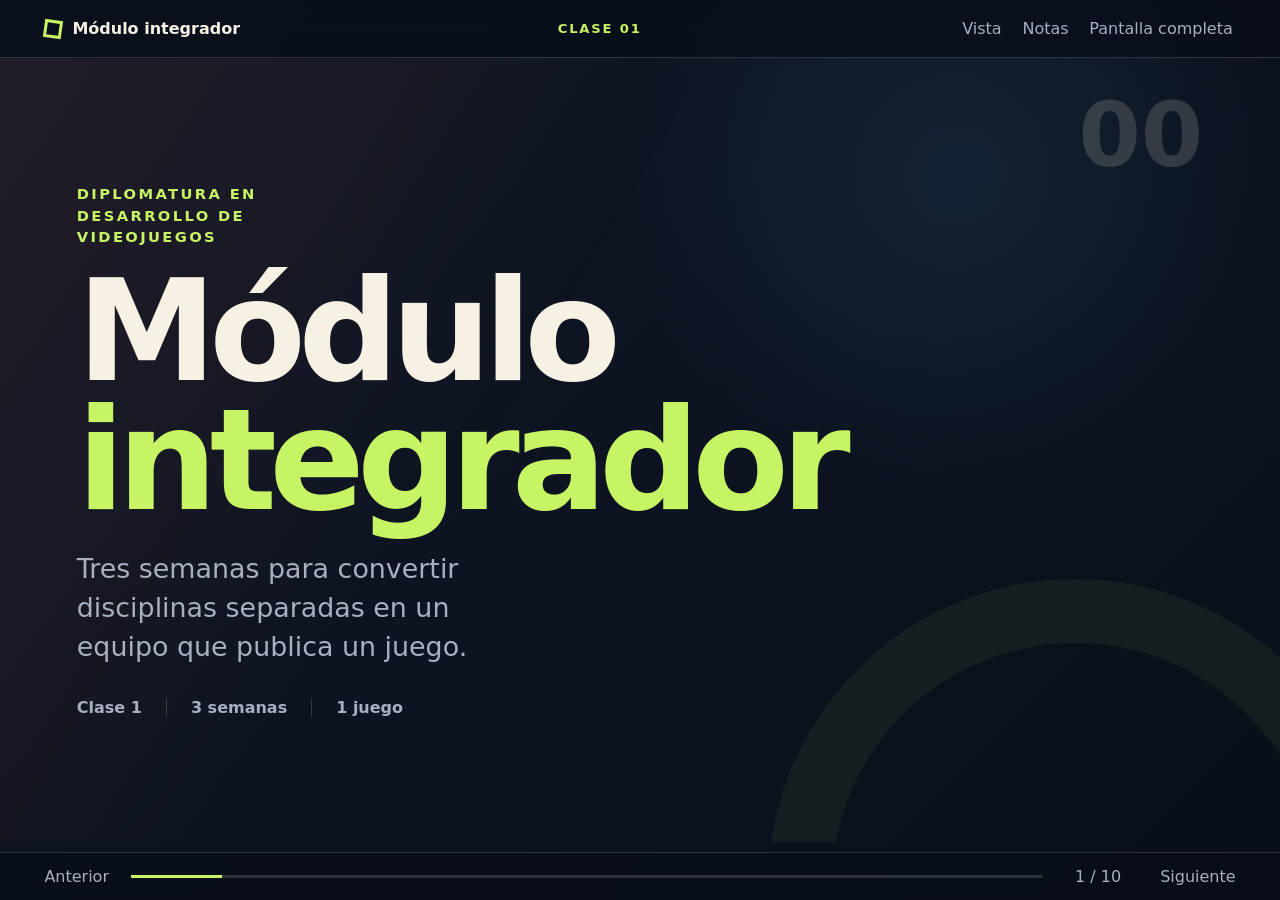
<file: index.html>
<!doctype html>
<html lang="es">
<head>
  <meta charset="utf-8">
  <meta name="viewport" content="width=device-width, initial-scale=1">
  <meta http-equiv="refresh" content="0; url=clase-1.html">
  <title>Clase 1 · Módulo integrador</title>
</head>
<body>
  <p><a href="clase-1.html">Abrir la presentación de la Clase 1</a></p>
</body>
</html>
</file>
<file: styles.css>
:root {
  color-scheme: dark;
  --ink: #f7f1e3;
  --muted: #a8b0c0;
  --night: #111827;
  --night-deep: #090e1a;
  --lime: #c7f464;
  --coral: #ff6b4a;
  --blue: #5cc8ff;
  --line: rgba(247, 241, 227, 0.16);
  --slide-pad: clamp(2rem, 6vw, 6.5rem);
  font-family: Inter, ui-sans-serif, system-ui, -apple-system, BlinkMacSystemFont, "Segoe UI", sans-serif;
}

* { box-sizing: border-box; }

html, body { width: 100%; height: 100%; margin: 0; overflow: hidden; background: var(--night-deep); }

body {
  color: var(--ink);
  background:
    radial-gradient(circle at 75% 20%, rgba(92, 200, 255, 0.09), transparent 28%),
    linear-gradient(135deg, var(--night), var(--night-deep));
}

button { font: inherit; }

.skip-link { position: fixed; left: 1rem; top: -4rem; z-index: 20; padding: .7rem 1rem; color: var(--night); background: var(--lime); }
.skip-link:focus { top: 1rem; }

.topbar, .bottombar {
  position: fixed;
  z-index: 10;
  left: 0;
  right: 0;
  display: flex;
  align-items: center;
  gap: 1rem;
  padding: .8rem clamp(1rem, 3vw, 2.5rem);
  color: var(--muted);
  background: rgba(9, 14, 26, 0.82);
  backdrop-filter: blur(12px);
}

.topbar { top: 0; border-bottom: 1px solid var(--line); }
.bottombar { bottom: 0; border-top: 1px solid var(--line); }

.topbar button, .bottombar button, .overview button {
  border: 0;
  color: inherit;
  background: transparent;
  cursor: pointer;
}

.topbar button:hover, .topbar button:focus-visible, .bottombar button:hover, .bottombar button:focus-visible { color: var(--ink); }

.brand { display: flex; align-items: center; gap: .65rem; font-weight: 750; color: var(--ink) !important; white-space: nowrap; }
.brand-mark { width: 1.1rem; height: 1.1rem; border: 3px solid var(--lime); transform: rotate(8deg); }
.class-nav { display: flex; align-items: center; gap: .15rem; margin-inline: auto; }
.class-nav button { min-width: 2.25rem; padding: .35rem .45rem; border-bottom: 2px solid transparent; }
.class-nav button.is-current { color: var(--lime); border-bottom-color: var(--lime); }
.class-label { margin-inline: auto; color: var(--lime); font-size: .82rem; font-weight: 850; letter-spacing: .14em; text-transform: uppercase; }
.toolbar { display: flex; gap: .2rem; }
.toolbar button { padding: .4rem .55rem; }

.deck { position: fixed; inset: 3.7rem 0 3.65rem; }

.slide {
  position: absolute;
  inset: 0;
  display: none;
  align-content: center;
  padding: var(--slide-pad);
  overflow: hidden;
  background-image:
    linear-gradient(rgba(247, 241, 227, .025) 1px, transparent 1px),
    linear-gradient(90deg, rgba(247, 241, 227, .025) 1px, transparent 1px);
  background-size: 4rem 4rem;
}

.slide::after {
  content: "";
  position: absolute;
  z-index: -1;
  width: min(38vw, 32rem);
  aspect-ratio: 1;
  right: -8vw;
  bottom: -45%;
  border: clamp(1.5rem, 5vw, 4rem) solid rgba(199, 244, 100, .055);
  border-radius: 50%;
}

.slide.is-active { display: grid; animation: enter .36s ease both; }
@keyframes enter { from { opacity: 0; transform: translateY(10px); } to { opacity: 1; transform: none; } }

.slide-number { position: absolute; top: 2rem; right: var(--slide-pad); color: rgba(247, 241, 227, .16); font-size: clamp(3rem, 7vw, 6rem); font-weight: 850; line-height: 1; }
.eyebrow { margin: 0 0 1.2rem; color: var(--lime); font-size: clamp(.78rem, 1.15vw, 1rem); font-weight: 800; letter-spacing: .16em; text-transform: uppercase; }
h1, h2, h3, p { max-width: 26ch; }
h1, h2 { margin: 0; letter-spacing: -.055em; line-height: .92; text-wrap: balance; }
h1 { max-width: 12ch; font-size: clamp(4.2rem, 11vw, 10rem); }
h2 { max-width: 16ch; font-size: clamp(3.1rem, 7vw, 7rem); }
h1 span, h2 span { color: var(--lime); }
h3 { margin: .6rem 0; font-size: clamp(1.35rem, 2vw, 2rem); }
p { font-size: clamp(1rem, 1.55vw, 1.5rem); line-height: 1.45; }
.lede { margin: 1.5rem 0 0; color: var(--muted); font-size: clamp(1.2rem, 2.1vw, 2rem); }
.statement { max-width: 22ch; margin: 1.6rem 0 2.5rem; font-size: clamp(1.8rem, 4vw, 3.9rem); line-height: 1.13; letter-spacing: -.03em; }
.statement.compact { max-width: 25ch; }
.caption { max-width: 60ch; color: var(--muted); }
.speaker-notes { display: none; }

.title-slide { background: linear-gradient(120deg, rgba(255, 107, 74, .08), transparent 42%); }
.title-meta { display: flex; gap: 1.5rem; margin-top: 2rem; color: var(--muted); font-weight: 750; }
.title-meta span + span { padding-left: 1.5rem; border-left: 1px solid var(--line); }
.section-slide { background: linear-gradient(135deg, rgba(199, 244, 100, .08), transparent 45%); }
.section-slide h2, .closing-slide h2 { font-size: clamp(4rem, 9vw, 9rem); }

.constraint-line { display: flex; flex-wrap: wrap; gap: 1rem 2.5rem; font-size: clamp(1rem, 1.7vw, 1.5rem); font-weight: 750; }
.constraint-line span::before { content: "◆"; margin-right: .7rem; color: var(--coral); font-size: .7em; }

.disciplines { display: grid; grid-template-columns: repeat(3, 1fr); gap: clamp(1.5rem, 4vw, 4rem); margin-top: clamp(2rem, 5vw, 5rem); }
.disciplines article { position: relative; padding-top: 1.4rem; border-top: 3px solid var(--line); }
.disciplines article:nth-child(1) { border-color: var(--coral); }
.disciplines article:nth-child(2) { border-color: var(--lime); }
.disciplines article:nth-child(3) { border-color: var(--blue); }
.disciplines p { color: var(--muted); font-size: clamp(1rem, 1.35vw, 1.25rem); }
.discipline-index { position: absolute; top: -2rem; right: .25rem; color: rgba(247, 241, 227, .1); font-size: 5rem; font-weight: 900; }

.big-list { max-width: 68rem; margin: 2.3rem 0 0; padding: 0; list-style: none; counter-reset: item; }
.big-list li { display: grid; grid-template-columns: minmax(15rem, .8fr) 1.2fr; gap: 2rem; padding: 1rem 0; border-top: 1px solid var(--line); counter-increment: item; font-size: clamp(1.05rem, 1.8vw, 1.65rem); }
.big-list li::before { content: "0" counter(item); color: var(--coral); font-weight: 850; }
.big-list li { grid-template-columns: 2.5rem minmax(15rem, .8fr) 1.2fr; }
.big-list span { color: var(--muted); }

.activity-slide { background: linear-gradient(120deg, rgba(255, 107, 74, .12), transparent 48%); }
.activity-layout { display: grid; grid-template-columns: .9fr 1.1fr; gap: clamp(2rem, 7vw, 8rem); margin-top: 2.5rem; }
.activity-prompt { max-width: 28ch; font-size: clamp(1.35rem, 2.6vw, 2.4rem); line-height: 1.25; }
.deliverable { color: var(--lime); font-weight: 750; }
.activity-steps { margin: 0; padding: 0; list-style: none; }
.activity-steps li { display: grid; grid-template-columns: 4rem 1fr; gap: 1rem; padding: 1rem 0; border-top: 1px solid var(--line); font-size: clamp(1rem, 1.65vw, 1.4rem); }
.activity-steps span { color: var(--coral); font-weight: 850; }

.example { max-width: 54rem; margin-top: 2.5rem; padding-left: 1.2rem; border-left: 4px solid var(--coral); }
.example > span { color: var(--coral); font-size: .85rem; font-weight: 850; letter-spacing: .14em; text-transform: uppercase; }
.example p { max-width: 45ch; }

.risk-grid { display: grid; grid-template-columns: .9fr 1.1fr; gap: clamp(2rem, 8vw, 8rem); margin-top: 3rem; }
.risk-question { max-width: 18ch; color: var(--lime); font-size: clamp(1.8rem, 3.4vw, 3.2rem); font-weight: 800; line-height: 1.15; }
.risk-answer p { max-width: 36ch; margin: 0; padding: .85rem 0; border-top: 1px solid var(--line); color: var(--muted); }
.risk-answer strong { display: block; color: var(--ink); }

.checklist { display: grid; gap: .4rem; max-width: 65rem; margin: 2.5rem 0 0; padding: 0; list-style: none; }
.checklist li { position: relative; padding: .8rem .8rem .8rem 3rem; border-bottom: 1px solid var(--line); font-size: clamp(1.05rem, 1.8vw, 1.55rem); }
.checklist li::before { content: ""; position: absolute; left: .4rem; top: 50%; width: 1rem; height: 1rem; border: 2px solid var(--lime); transform: translateY(-50%); }
.checklist.two-column { grid-template-columns: 1fr 1fr; column-gap: 3rem; }

.slice-diagram { display: grid; grid-template-columns: repeat(5, 1fr); gap: 2px; margin-top: 4rem; max-width: 74rem; background: var(--night-deep); }
.slice-diagram span { display: grid; place-items: center; min-height: 8rem; padding: 1rem; color: var(--night); background: var(--lime); text-align: center; font-size: clamp(.9rem, 1.5vw, 1.25rem); font-weight: 850; }
.slice-diagram span:nth-child(even) { background: var(--blue); }
.slice-diagram span:last-child { background: var(--coral); }

.board { display: grid; grid-template-columns: repeat(4, 1fr); gap: 1.5rem; margin-top: 3rem; }
.board > div { padding-top: 1rem; border-top: 4px solid var(--line); }
.board > div:nth-child(2) { border-color: var(--blue); }
.board > div:nth-child(3) { border-color: var(--coral); }
.board > div:nth-child(4) { border-color: var(--lime); }
.board p { color: var(--muted); font-size: clamp(.95rem, 1.3vw, 1.2rem); }

.timebox { margin-top: 3rem; font-size: clamp(1.2rem, 2vw, 1.7rem); word-spacing: .35rem; }
.timebox strong { margin-left: 1rem; color: var(--coral); }
.timebox strong:first-child { margin-left: 0; }

.compare { display: grid; grid-template-columns: .7fr 1.3fr; gap: clamp(2rem, 7vw, 7rem); margin-top: 4rem; }
.compare > div { padding-top: 1rem; border-top: 4px solid var(--line); }
.compare span { font-weight: 850; text-transform: uppercase; letter-spacing: .12em; }
.compare p { max-width: 28ch; font-size: clamp(1.5rem, 3vw, 2.8rem); line-height: 1.2; }
.muted-example { color: var(--muted); }
.good-example { border-color: var(--lime) !important; }
.good-example span { color: var(--lime); }

.observation, .retro { display: grid; max-width: 70rem; margin-top: 3rem; }
.observation p, .retro p { display: grid; grid-template-columns: 10rem 1fr; gap: 2rem; max-width: none; margin: 0; padding: 1.1rem 0; border-top: 1px solid var(--line); }
.observation span, .retro span { color: var(--coral); font-size: .85rem; font-weight: 850; letter-spacing: .12em; text-transform: uppercase; }

.test-rounds, .demo-plan { display: grid; grid-template-columns: repeat(4, 1fr); gap: clamp(1rem, 3vw, 3rem); margin-top: 4rem; }
.test-rounds > div, .demo-plan > div { padding-top: 1rem; border-top: 3px solid var(--line); }
.test-rounds strong, .demo-plan strong { color: var(--lime); font-size: clamp(1.6rem, 3vw, 2.8rem); }
.test-rounds p, .demo-plan p { color: var(--muted); font-size: clamp(.95rem, 1.25vw, 1.15rem); }

.layers { display: grid; gap: .6rem; max-width: 70rem; margin-top: 3rem; }
.layers > div { display: grid; grid-template-columns: 4rem 12rem 1fr; align-items: baseline; gap: 2rem; padding: 1rem 0; border-top: 1px solid var(--line); }
.layers span { color: var(--coral); font-weight: 850; }
.layers strong { font-size: clamp(1.4rem, 2.4vw, 2.2rem); }
.layers p { max-width: none; margin: 0; color: var(--muted); }

.priority-table { width: min(72rem, 100%); margin-top: 3rem; border-collapse: collapse; font-size: clamp(.9rem, 1.45vw, 1.25rem); }
.priority-table th, .priority-table td { padding: .8rem 1rem; border-bottom: 1px solid var(--line); text-align: left; }
.priority-table th { color: var(--muted); font-size: .8em; letter-spacing: .12em; text-transform: uppercase; }
.priority-table td:first-child { width: 7rem; color: var(--coral); font-weight: 850; }

.rubric { display: flex; flex-wrap: wrap; gap: 1rem 3rem; max-width: 72rem; margin-top: 3rem; }
.rubric > div { flex: 1 1 11rem; padding-top: 1rem; border-top: 3px solid var(--line); }
.rubric strong { color: var(--lime); font-size: clamp(2rem, 4vw, 4rem); }
.rubric p { font-size: clamp(.9rem, 1.2vw, 1.1rem); }

.team-equation {
  display: flex;
  align-items: center;
  gap: clamp(1.2rem, 4vw, 4rem);
  margin-top: clamp(2.5rem, 6vw, 5rem);
}
.team-equation > div { display: grid; }
.team-equation strong { color: var(--lime); font-size: clamp(4.5rem, 10vw, 9rem); line-height: .82; letter-spacing: -.06em; }
.team-equation span:not(.operator) { margin-top: .8rem; color: var(--muted); font-size: clamp(1rem, 1.8vw, 1.5rem); font-weight: 750; }
.team-equation .operator { color: var(--coral); font-size: clamp(2rem, 4vw, 4rem); font-weight: 850; }
.team-note { max-width: 52ch; margin-top: 2.5rem; color: var(--muted); }

.genre-layout {
  display: grid;
  grid-template-columns: 1.45fr .75fr;
  gap: clamp(2.5rem, 7vw, 7rem);
  margin-top: 2.5rem;
}
.genre-layout h3 { margin-top: 0; color: var(--lime); }
.genre-list {
  columns: 2;
  column-gap: 3rem;
  margin: 0;
  padding-left: 2rem;
}
.genre-list li { break-inside: avoid; padding: .48rem .5rem; font-size: clamp(1rem, 1.55vw, 1.35rem); }
.genre-list li::marker { color: var(--coral); font-weight: 850; }
.genre-list span { display: block; color: var(--muted); font-size: .8em; }
.excluded-genres { padding-left: clamp(1.2rem, 3vw, 2.5rem); border-left: 1px solid var(--line); }
.excluded-genres h3 { color: var(--coral); }
.excluded-genres ul { margin: 0; padding: 0; list-style: none; }
.excluded-genres li { padding: .42rem 0; border-bottom: 1px solid var(--line); font-size: clamp(1rem, 1.5vw, 1.3rem); }
.excluded-genres p { color: var(--muted); font-size: clamp(.9rem, 1.2vw, 1.1rem); }

.themes-list {
  display: grid;
  grid-template-columns: repeat(3, 1fr);
  gap: 0 clamp(1.5rem, 4vw, 4rem);
  max-width: 74rem;
  margin: 2.5rem 0 1rem;
  padding: 0;
  list-style: none;
}
.themes-list li { min-height: 4.2rem; padding: .8rem 0; border-top: 1px solid var(--line); font-size: clamp(1rem, 1.55vw, 1.4rem); font-weight: 750; }
.themes-list span { display: block; margin-bottom: .2rem; color: var(--coral); font-size: .7em; letter-spacing: .1em; }

.management-layout {
  display: grid;
  grid-template-columns: 1.25fr .75fr;
  gap: clamp(2rem, 7vw, 7rem);
  margin-top: 3rem;
}
.management-layout > p { max-width: 28ch; margin: 0; font-size: clamp(1.5rem, 3vw, 2.8rem); line-height: 1.2; }
.tool-kicker { margin: 0 0 .6rem; color: var(--coral); font-size: .85rem; font-weight: 850; letter-spacing: .12em; text-transform: uppercase; }
.tool-list { margin: 0; padding: 0; list-style: none; }
.tool-list li { padding: .55rem 0; border-top: 1px solid var(--line); font-size: clamp(1.1rem, 1.8vw, 1.55rem); }
.management-rule { max-width: 62ch; margin-top: 2.3rem; color: var(--lime); font-weight: 750; }

.task-states {
  display: grid;
  grid-template-columns: repeat(5, 1fr);
  gap: clamp(.8rem, 2vw, 2rem);
  margin-top: 3.5rem;
}
.task-states > div { min-height: 7rem; padding-top: 1rem; border-top: 4px solid var(--blue); }
.task-states span { display: block; margin-bottom: 1.2rem; color: var(--muted); font-size: .8rem; font-weight: 850; }
.task-states strong { font-size: clamp(1rem, 1.7vw, 1.45rem); }
.task-states .blocked { border-color: var(--coral); }
.task-states .finished { border-color: var(--lime); }
.review-rule { max-width: 65ch; margin-top: 2rem; color: var(--muted); }
.review-rule strong { color: var(--ink); }

.progress { flex: 1; height: 3px; overflow: hidden; background: var(--line); }
.progress span { display: block; width: 0; height: 100%; background: var(--lime); transition: width .25s ease; }
.counter { min-width: 5rem; text-align: center; font-variant-numeric: tabular-nums; }

.overview { width: min(90rem, 94vw); height: min(85vh, 58rem); padding: 0; color: var(--ink); border: 1px solid var(--line); background: #0d1423; }
.overview::backdrop { background: rgba(2, 5, 12, .82); backdrop-filter: blur(5px); }
.overview-header { position: sticky; top: 0; z-index: 2; display: flex; align-items: center; justify-content: space-between; padding: 1.5rem 2rem; border-bottom: 1px solid var(--line); background: #0d1423; }
.overview-header .eyebrow { margin-bottom: .4rem; }
.overview-header h2 { font-size: clamp(1.8rem, 3vw, 3rem); }
.overview-header button { color: var(--ink); }
.overview-grid { display: grid; grid-template-columns: repeat(4, 1fr); gap: 1rem; padding: 2rem; }
.overview-card { min-height: 9rem; padding: 1rem; color: var(--ink) !important; border: 1px solid var(--line) !important; text-align: left; background: linear-gradient(135deg, rgba(199, 244, 100, .06), transparent) !important; }
.overview-card:hover, .overview-card:focus-visible { border-color: var(--lime) !important; }
.overview-card span { display: block; margin-bottom: 2rem; color: var(--coral); font-weight: 850; }
.overview-card strong { display: block; font-size: 1.1rem; }

body.notes-visible .slide.is-active { padding-right: min(38vw, 31rem); }
body.notes-visible .speaker-notes { display: block; position: fixed; z-index: 5; top: 5.4rem; right: 1.5rem; bottom: 5rem; width: min(32vw, 26rem); max-width: none; padding: 1.2rem; overflow: auto; color: var(--night); background: var(--ink); border-top: 6px solid var(--coral); font-size: 1rem; line-height: 1.55; box-shadow: 0 1.2rem 4rem rgba(0, 0, 0, .4); }

@media (max-width: 820px) {
  :root { --slide-pad: 1.5rem; }
  .topbar { gap: .4rem; }
  .brand span:last-child, .toolbar button:not(#overviewButton) { display: none; }
  .class-label { margin-left: auto; margin-right: .5rem; }
  .deck { inset-block: 3.55rem; }
  .slide { align-content: start; padding-top: 4rem; }
  .slide { overflow: auto; }
  .slide-number { top: 1.25rem; }
  .disciplines, .activity-layout, .risk-grid, .compare { grid-template-columns: 1fr; }
  .disciplines { gap: 1.5rem; }
  .big-list li { grid-template-columns: 2.2rem 1fr; gap: .5rem; }
  .big-list li span { grid-column: 2; }
  .board, .test-rounds, .demo-plan { grid-template-columns: 1fr 1fr; }
  .slice-diagram { grid-template-columns: 1fr; }
  .slice-diagram span { min-height: 3.5rem; }
  .layers > div { grid-template-columns: 2.5rem 1fr; gap: 1rem; }
  .layers p { grid-column: 2; }
  .checklist.two-column { grid-template-columns: 1fr; }
  .team-equation { gap: 1rem; }
  .team-equation strong { font-size: clamp(3.3rem, 16vw, 5rem); }
  .genre-layout, .management-layout { grid-template-columns: 1fr; }
  .genre-list { columns: 1; }
  .excluded-genres { padding-left: 0; border-left: 0; }
  .themes-list { grid-template-columns: 1fr 1fr; }
  .task-states { grid-template-columns: 1fr 1fr; }
  .task-states > div { min-height: 4.5rem; }
  .overview-grid { grid-template-columns: 1fr 1fr; }
  body.notes-visible .slide.is-active { padding-right: var(--slide-pad); }
  body.notes-visible .speaker-notes { left: 1rem; right: 1rem; top: auto; bottom: 4.7rem; width: auto; max-height: 35vh; }
}

@media (prefers-reduced-motion: reduce) {
  *, *::before, *::after { scroll-behavior: auto !important; animation-duration: .01ms !important; transition-duration: .01ms !important; }
}

@media print {
  html, body { height: auto; overflow: visible; background: white; }
  .topbar, .bottombar, .speaker-notes { display: none !important; }
  .deck { position: static; }
  .slide, .slide.is-active { position: relative; display: grid; width: 100vw; height: 56.25vw; min-height: 7.5in; break-after: page; color: var(--ink); background-color: var(--night); }
}
</file>
